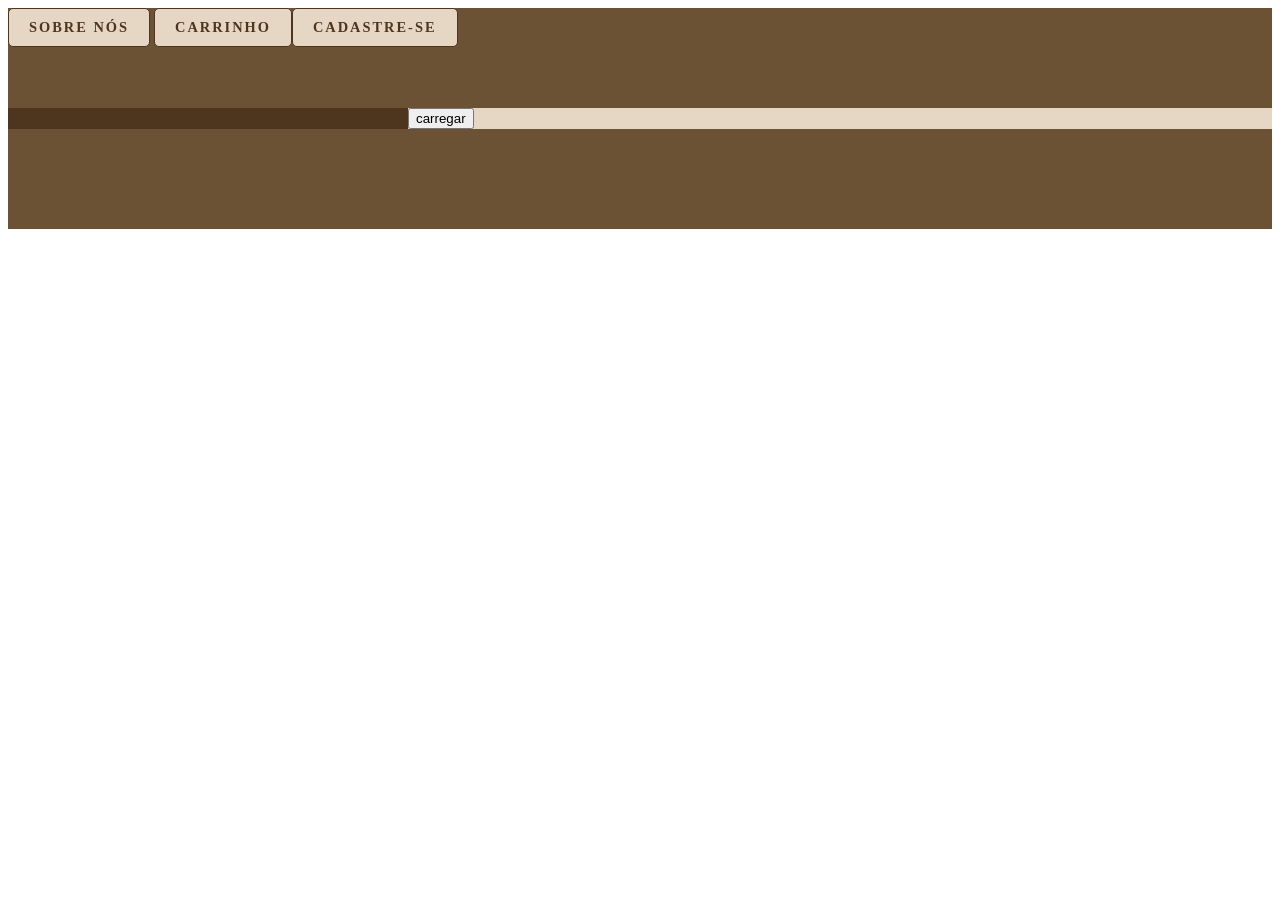
<file: index.html>
<!DOCTYPE html>
<html lang="pt-br">
<head>
    
    <meta charset="UTF-8">
    <meta http-equiv="X-UA-Compatible" content="IE=edge">
    <meta name="viewport" content="width=device-width, initial-scale=1.0">
    <script src="script.js"></script>
    <link rel="stylesheet" href="style.css">
    <title>Loja.com</title>
</head>
<body>
    <header><a href="sobre.html" class="botao">sobre nós</a> <a href="carrinho.html" class="botao">Carrinho</a><a href="cadastro.html" class="botao">Cadastre-se</a></header>
    <aside></p></aside>
    <main>
        <div class="letra"></div>
        <div class="pai" id="container-produtos">
        
        </div>
        <button type="button" onclick="carregar()">carregar</button>
    </main>
    <footer></footer>
</body>
</html>




<!-- a href= colocar o botão de ref -->
<!-- display log no css pro botão ser clicado em qualquer lugar -->
<!-- border radius = deixar a borda arredondada -->
</file>
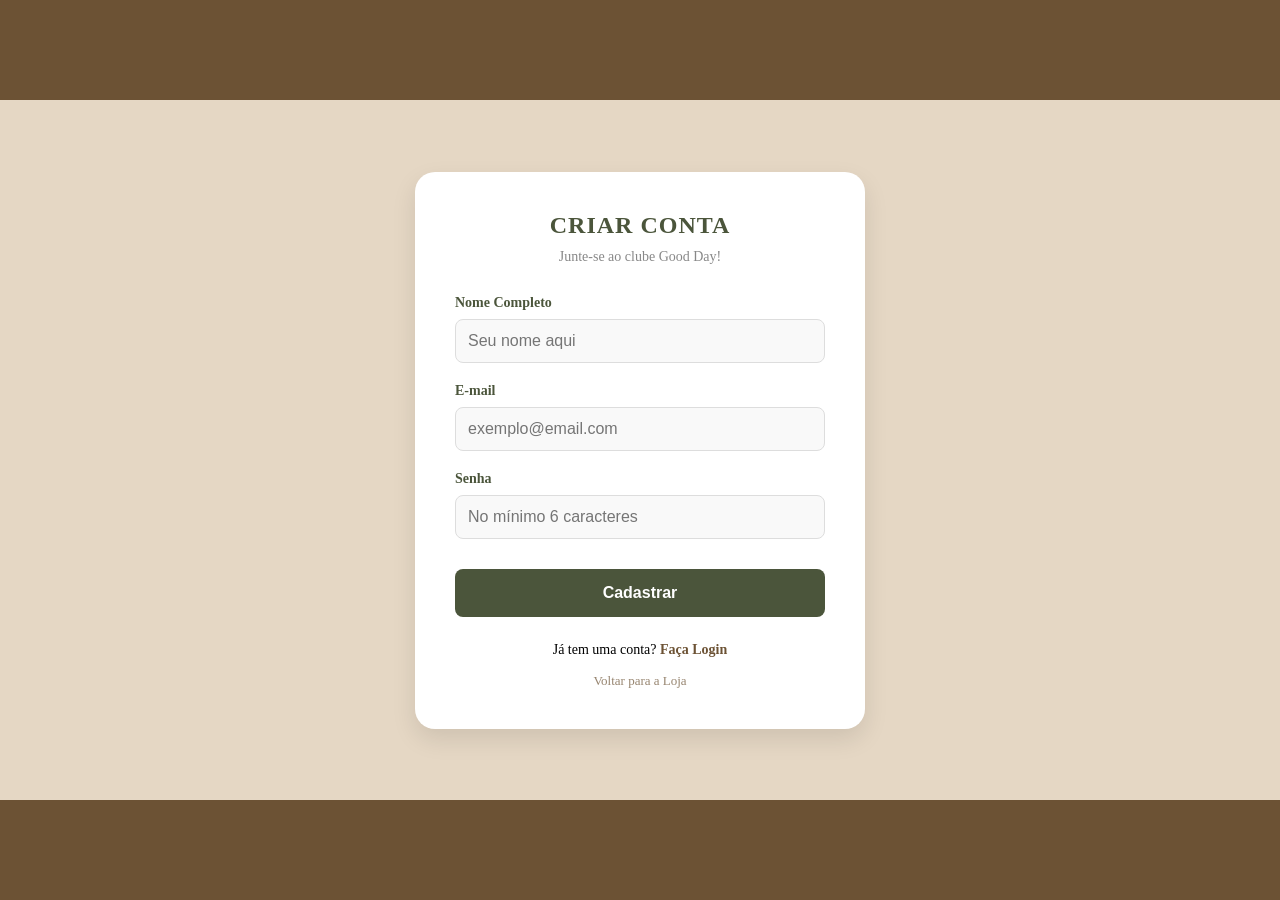
<file: cadastro.html>
<!DOCTYPE html>
<html lang="pt-br">
<head>
    <meta charset="UTF-8">
    <meta name="viewport" content="width=device-width, initial-scale=1.0">
    <link rel="stylesheet" href="cadastro.css">
    <title>Cadastro - Good Day</title>
</head>
<body>
    <header></header>

    <main>
        <div class="cadastro1">
            <div class="cadastro2">
                <h2>Criar Conta</h2>
                <p class="subtitulo">Junte-se ao clube Good Day!</p>

                <form>
                    <div class="campo">
                        <label for="nome">Nome Completo</label>
                        <input type="text" id="nome" placeholder="Seu nome aqui">
                    </div>

                    <div class="campo">
                        <label for="email">E-mail</label>
                        <input type="email" id="email" placeholder="exemplo@email.com">
                    </div>

                    <div class="campo">
                        <label for="senha">Senha</label>
                        <input type="password" id="senha" placeholder="No mínimo 6 caracteres">
                    </div>

                    <button type="button" class="btn-cadastrar">Cadastrar</button>
                </form>

                <div class="rodape">
                    <p>Já tem uma conta? <a href="">Faça Login</a></p>
                    <a href="index.html" class="link-voltar">Voltar para a Loja</a>
                </div>
            </div>
        </div>
    </main>

    <footer></footer>
</body>
</html>
</file>
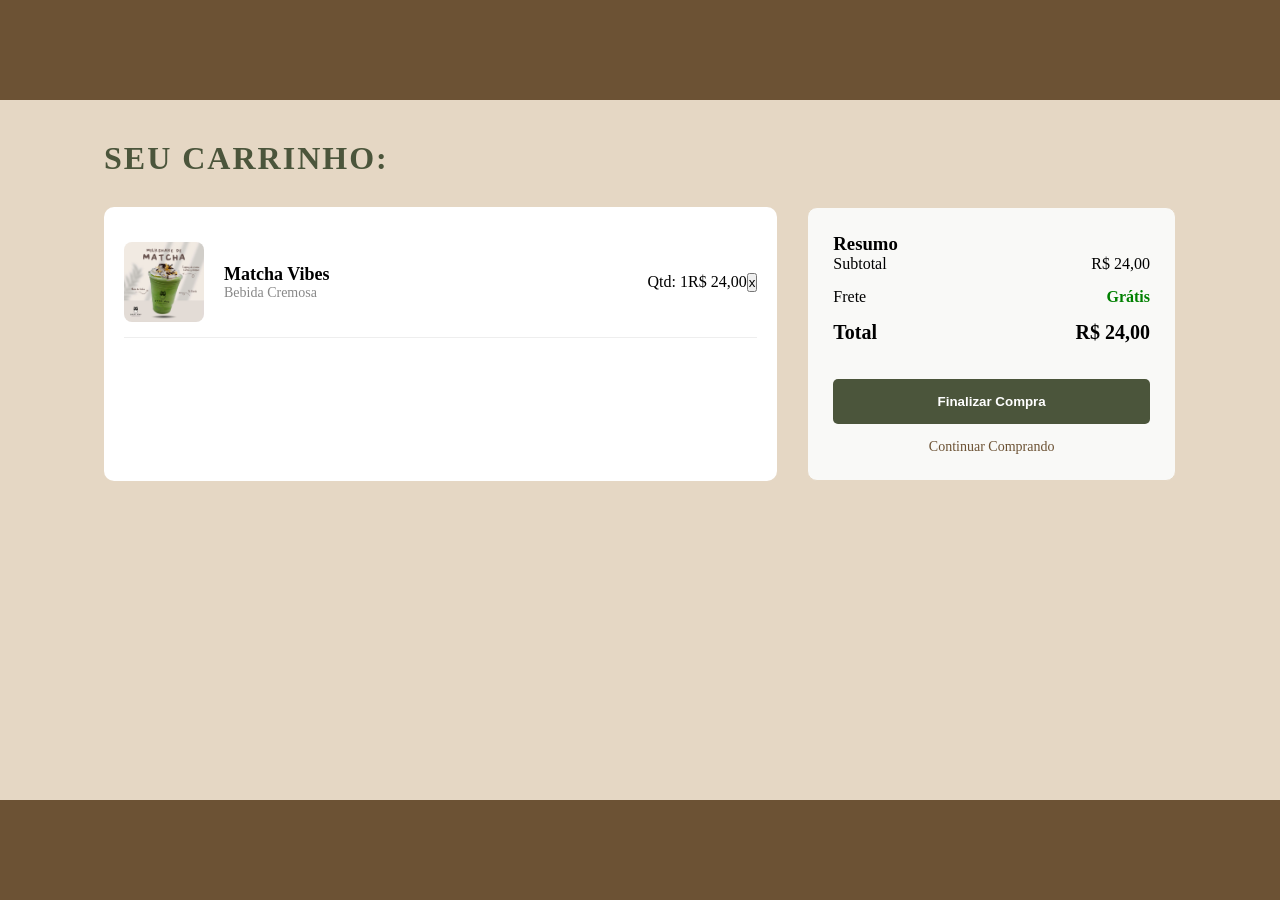
<file: carrinho.html>
<!DOCTYPE html>
<html lang="pt-br">
<head>
    <meta charset="UTF-8">
    <meta http-equiv="X-UA-Compatible" content="IE=edge">
    <meta name="viewport" content="width=device-width, initial-scale=1.0">
    <link rel="stylesheet" href="carrinho.css">
    <title>carrinho.com</title>
</head>
<body>
    <header></header>

    <main>
        <div class="dentro-carrinho">
            <h1 class="titulo-carrinho">Seu Carrinho:</h1>

            <div class="carrinho-corpo">
                <section class="lista-produtos">
                    <div class="card-item">
                        <img src="imgs/matcha.jpg" alt="Produto">
                        <div class="info-item">
                            <h3>Matcha Vibes</h3>
                            <p class="categoria">Bebida Cremosa</p>
                        </div>
                        <div class="qtd-item">
                            <p>Qtd: 1</p>
                        </div>
                        <p class="preco-item">R$ 24,00</p>
                        <button class="remover">x</button>
                    </div>
                </section>

                <section class="resumo-pedido">
                    <h3>Resumo</h3>
                    <div class="linha-resumo">
                        <p>Subtotal</p>
                        <p>R$ 24,00</p>
                    </div>
                    <div class="linha-resumo">
                        <p>Frete</p>
                        <p class="gratis">Grátis</p>
                    </div>
                    <div class="linha-resumo total">
                        <p>Total</p>
                        <p>R$ 24,00</p>
                    </div>
                    <button class="finalizar">Finalizar Compra</button>
                    <a href="index.html" class="link-voltar">Continuar Comprando</a>
                </section>
            </div>
        </div>
    </main>

    <aside></aside>
    <footer></footer>
</body>
</html>
</file>
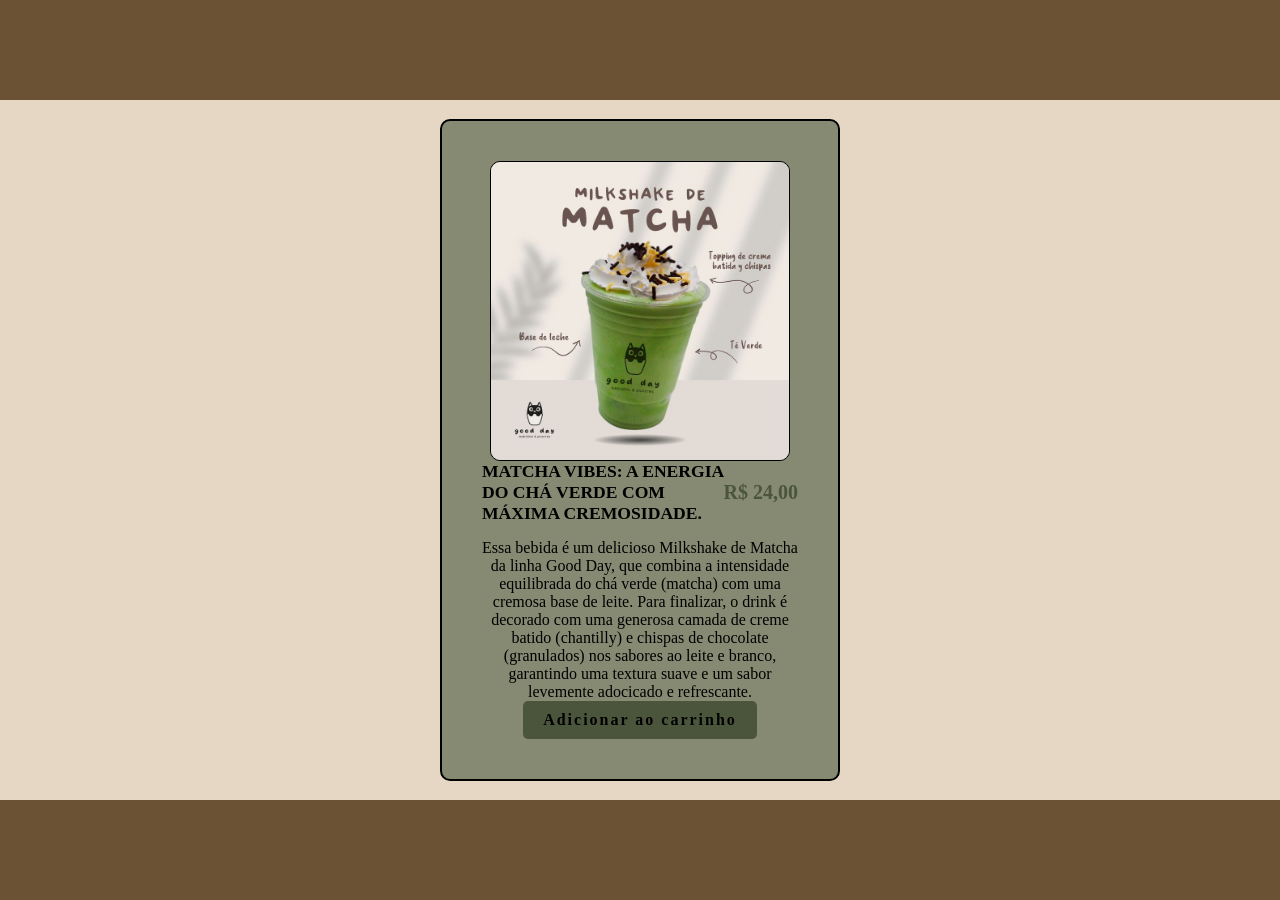
<file: produto.html>
<!DOCTYPE html>
<html lang="pt-br">
<head>
    <meta charset="UTF-8">
    <meta http-equiv="X-UA-Compatible" content="IE=edge">
    <meta name="viewport" content="width=device-width, initial-scale=1.0">
    <link rel="stylesheet" href="produto.css">
    <title>Produto.com</title>
</head>
<body>
    <header></header>
<main>
    <div class="pai">
        <div class="card">
        <img src="imgs/matcha.jpg" class="gato_produto" alt="">
    
        <div class="cabecalho-produto">
        <p class="descricao1">Matcha Vibes: A energia do chá verde com máxima cremosidade.</p>
        <p class="preco">R$ 24,00</p>
        </div>
        <p class="feito">Essa bebida é um delicioso Milkshake de Matcha da linha Good Day, que combina a intensidade equilibrada do chá verde (matcha) com uma cremosa base de leite. Para finalizar, o drink é decorado com uma generosa camada de creme batido (chantilly) e chispas de chocolate (granulados) nos sabores ao leite e branco, garantindo uma textura suave e um sabor levemente adocicado e refrescante.</p>
        <a href="carrinho.html" class="botao">Adicionar ao carrinho</a>
        </div>
    </div>
</main>
<aside></aside>
<footer></footer>
</body>
</html>
</file>
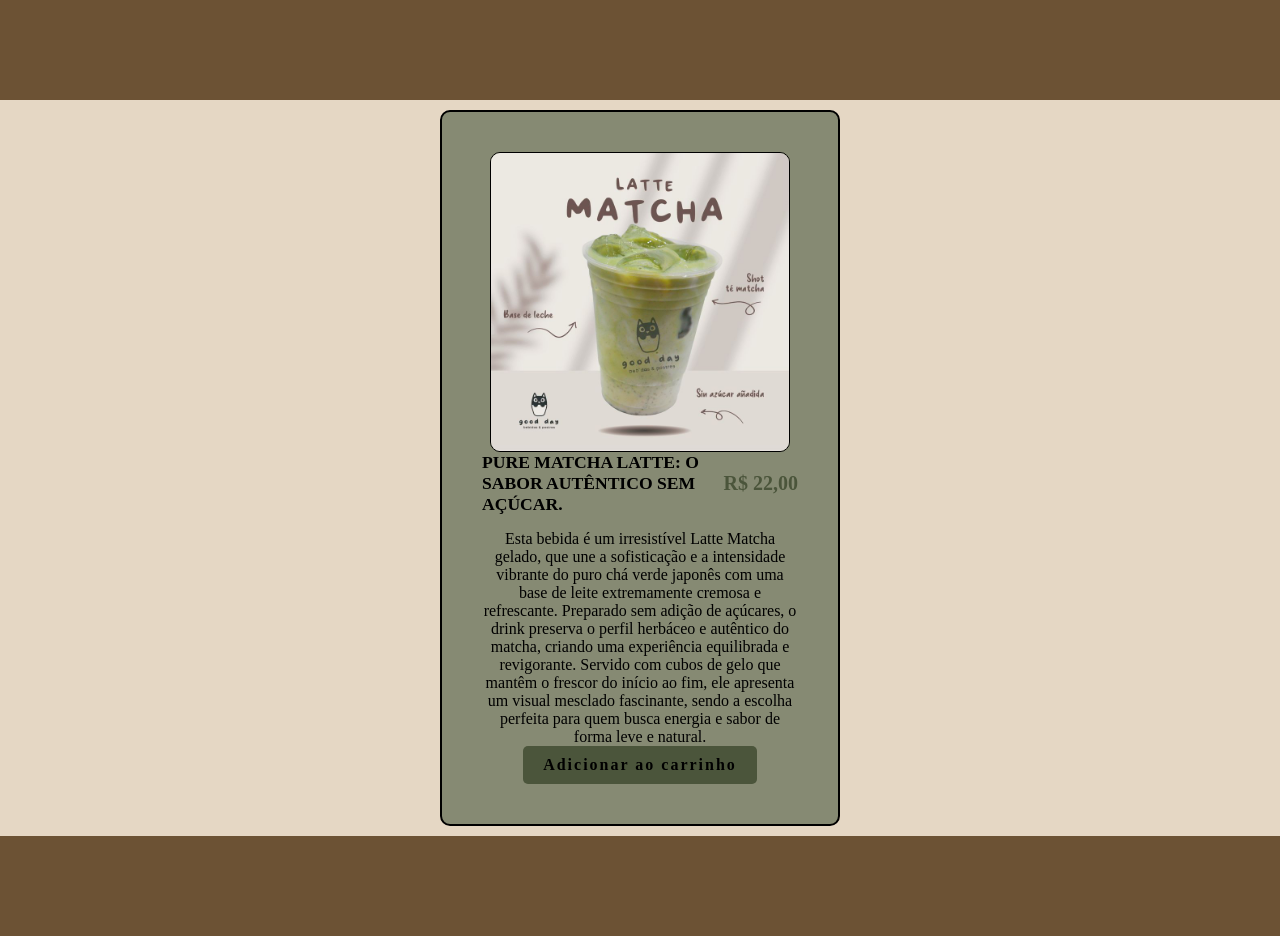
<file: produto1.html>
<!DOCTYPE html>
<html lang="pt-br">
<head>
    <meta charset="UTF-8">
    <meta http-equiv="X-UA-Compatible" content="IE=edge">
    <meta name="viewport" content="width=device-width, initial-scale=1.0">
    <link rel="stylesheet" href="produto.css">
    <title>Produto.com</title>
</head>
<body>
    <header></header>
<main>
    <div class="pai">
        <div class="card">
        <img src="imgs/matcha2.jpg" class="gato_produto" alt="">
    
        <div class="cabecalho-produto">
        <p class="descricao1">Pure Matcha Latte: O sabor autêntico sem açúcar.</p>
        <p class="preco">R$ 22,00</p>
        </div>
        <p class="feito">Esta bebida é um irresistível Latte Matcha gelado, que une a sofisticação e a intensidade vibrante do puro chá verde japonês com uma base de leite extremamente cremosa e refrescante. Preparado sem adição de açúcares, o drink preserva o perfil herbáceo e autêntico do matcha, criando uma experiência equilibrada e revigorante. Servido com cubos de gelo que mantêm o frescor do início ao fim, ele apresenta um visual mesclado fascinante, sendo a escolha perfeita para quem busca energia e sabor de forma leve e natural.</p>
        <a href="carrinho.html" class="botao">Adicionar ao carrinho</a>
        </div>
    </div>
</main>
<aside></aside>
<footer></footer>
</body>
</html>
</file>
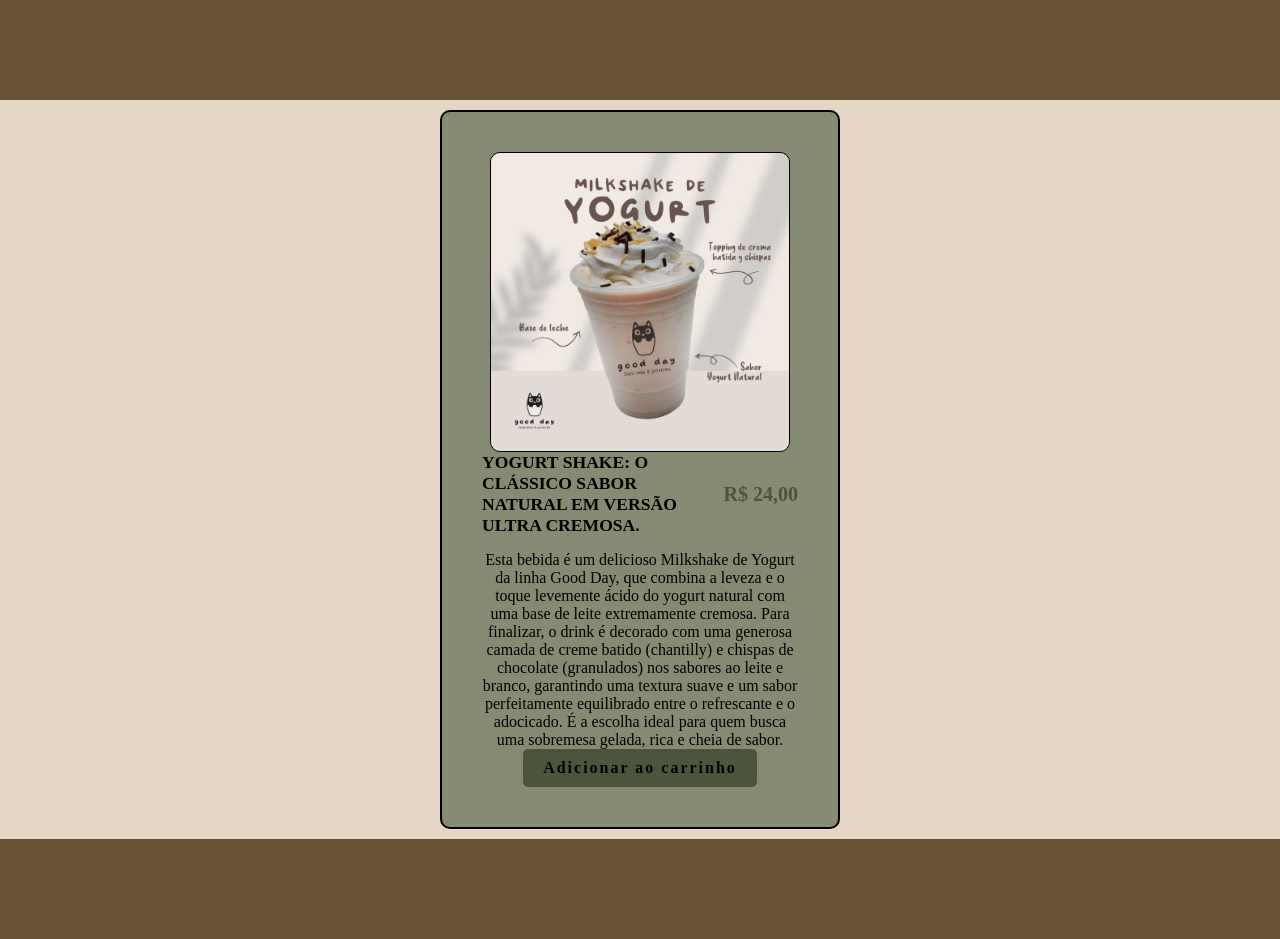
<file: produto2.html>
<!DOCTYPE html>
<html lang="pt-br">
<head>
    <meta charset="UTF-8">
    <meta http-equiv="X-UA-Compatible" content="IE=edge">
    <meta name="viewport" content="width=device-width, initial-scale=1.0">
    <link rel="stylesheet" href="produto.css">
    <title>Produto.com</title>
</head>
<body>
    <header></header>
<main>
    <div class="pai">
        <div class="card">
        <img src="imgs/yogurt.jpg" class="gato_produto" alt="">
    
        <div class="cabecalho-produto">
        <p class="descricao1">Yogurt Shake: O clássico sabor natural em versão ultra cremosa.</p>
        <p class="preco">R$ 24,00</p>
        </div>
        <p class="feito">Esta bebida é um delicioso Milkshake de Yogurt da linha Good Day, que combina a leveza e o toque levemente ácido do yogurt natural com uma base de leite extremamente cremosa. Para finalizar, o drink é decorado com uma generosa camada de creme batido (chantilly) e chispas de chocolate (granulados) nos sabores ao leite e branco, garantindo uma textura suave e um sabor perfeitamente equilibrado entre o refrescante e o adocicado. É a escolha ideal para quem busca uma sobremesa gelada, rica e cheia de sabor.</p>
        <a href="carrinho.html" class="botao">Adicionar ao carrinho</a>
        </div>
    </div>
</main>
<aside></aside>
<footer></footer>
</body>
</html>
</file>
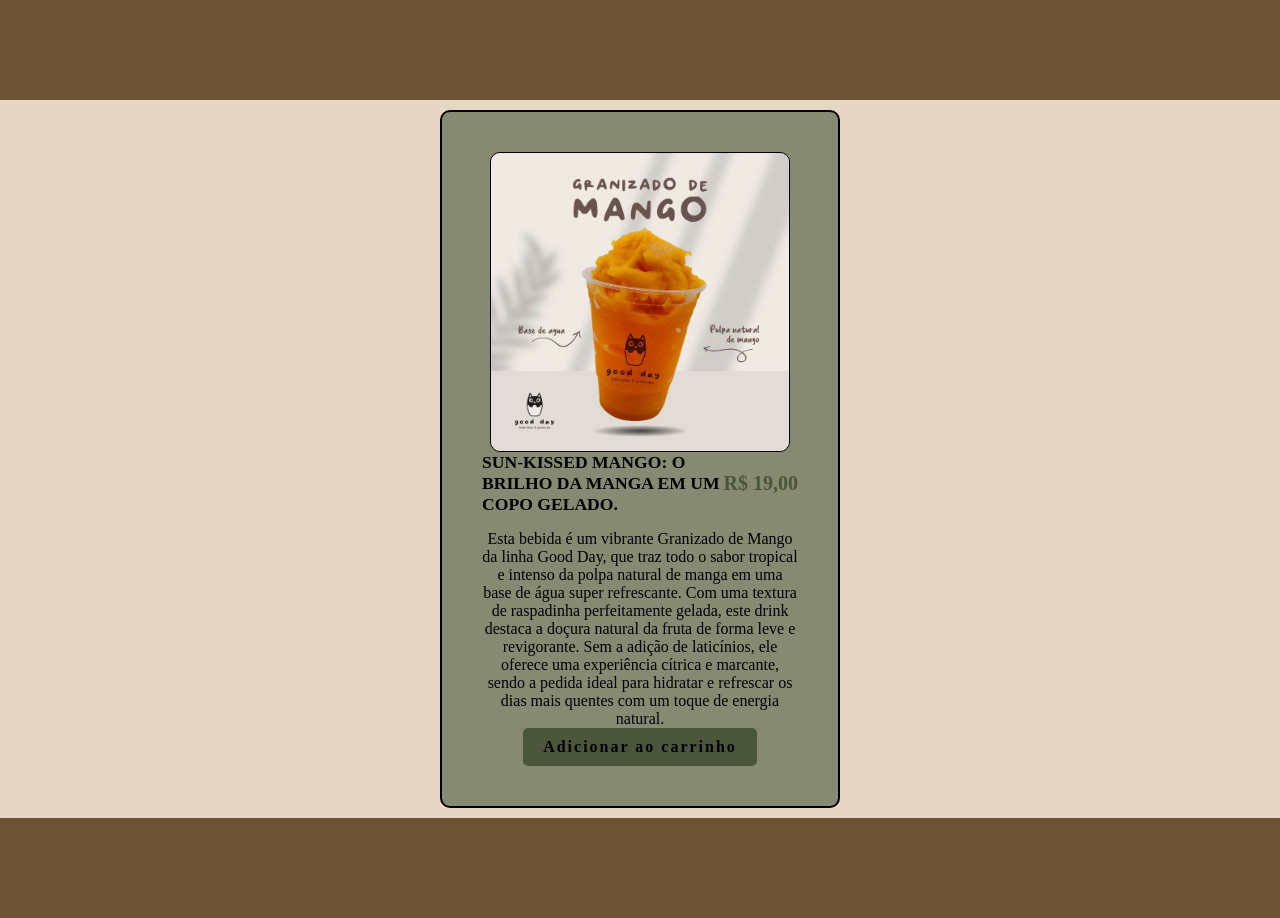
<file: produto3.html>
<!DOCTYPE html>
<html lang="pt-br">
<head>
    <meta charset="UTF-8">
    <meta http-equiv="X-UA-Compatible" content="IE=edge">
    <meta name="viewport" content="width=device-width, initial-scale=1.0">
    <link rel="stylesheet" href="produto.css">
    <title>Produto.com</title>
</head>
<body>
    <header></header>
<main>
    <div class="pai">
        <div class="card">
        <img src="imgs/mango.jpg" class="gato_produto" alt="">
    
        <div class="cabecalho-produto">
        <p class="descricao1">Sun-Kissed Mango: O brilho da manga em um copo gelado.</p>
        <p class="preco">R$ 19,00</p>
        </div>
        <p class="feito">Esta bebida é um vibrante Granizado de Mango da linha Good Day, que traz todo o sabor tropical e intenso da polpa natural de manga em uma base de água super refrescante. Com uma textura de raspadinha perfeitamente gelada, este drink destaca a doçura natural da fruta de forma leve e revigorante. Sem a adição de laticínios, ele oferece uma experiência cítrica e marcante, sendo a pedida ideal para hidratar e refrescar os dias mais quentes com um toque de energia natural.</p>
        <a href="carrinho.html" class="botao">Adicionar ao carrinho</a>
        </div>
    </div>
</main>
<aside></aside>
<footer></footer>
</body>
</html>
</file>
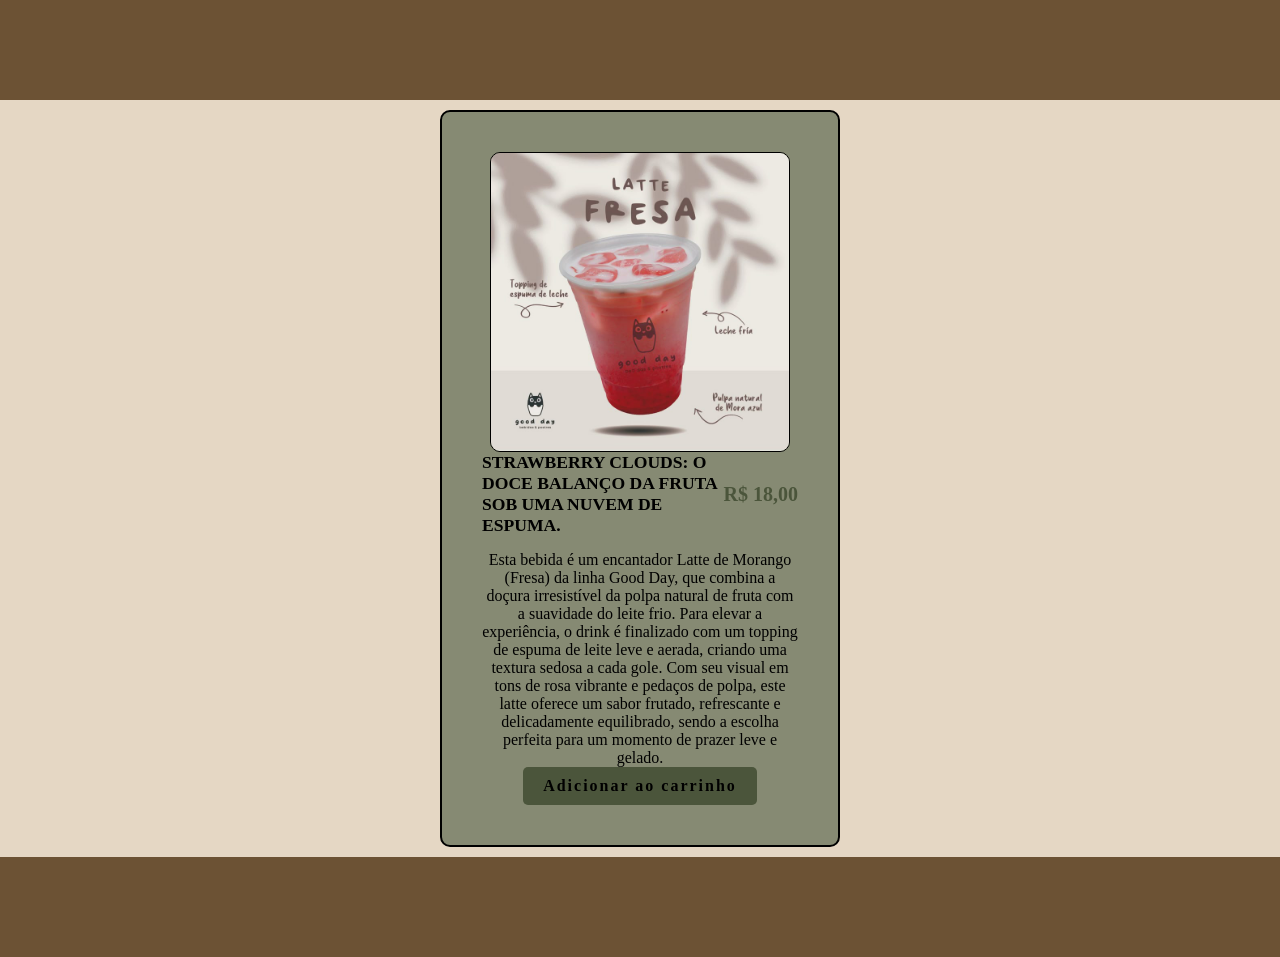
<file: produto4.html>
<!DOCTYPE html>
<html lang="pt-br">
<head>
    <meta charset="UTF-8">
    <meta http-equiv="X-UA-Compatible" content="IE=edge">
    <meta name="viewport" content="width=device-width, initial-scale=1.0">
    <link rel="stylesheet" href="produto.css">
    <title>Produto.com</title>
</head>
<body>
    <header></header>
<main>
    <div class="pai">
        <div class="card">
        <img src="imgs/fresa.jpg" class="gato_produto" alt="">
    
        <div class="cabecalho-produto">
        <p class="descricao1">Strawberry Clouds: O doce balanço da fruta sob uma nuvem de espuma.</p>
        <p class="preco">R$ 18,00</p>
        </div>
        <p class="feito">Esta bebida é um encantador Latte de Morango (Fresa) da linha Good Day, que combina a doçura irresistível da polpa natural de fruta com a suavidade do leite frio. Para elevar a experiência, o drink é finalizado com um topping de espuma de leite leve e aerada, criando uma textura sedosa a cada gole. Com seu visual em tons de rosa vibrante e pedaços de polpa, este latte oferece um sabor frutado, refrescante e delicadamente equilibrado, sendo a escolha perfeita para um momento de prazer leve e gelado.</p>
        <a href="carrinho.html" class="botao">Adicionar ao carrinho</a>
        </div>
    </div>
</main>
<aside></aside>
<footer></footer>
</body>
</html>
</file>
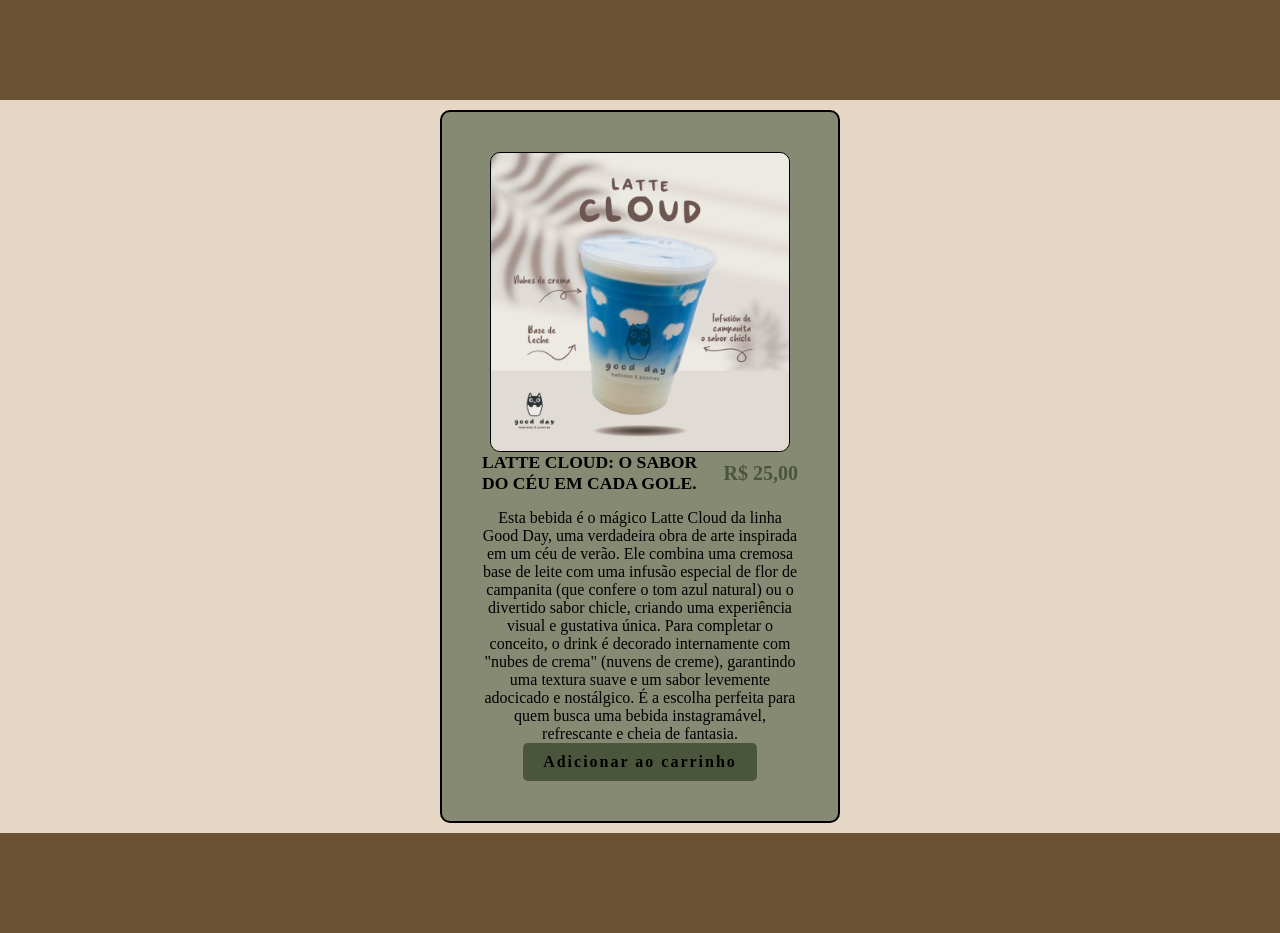
<file: produto5.html>
<!DOCTYPE html>
<html lang="pt-br">
<head>
    <meta charset="UTF-8">
    <meta http-equiv="X-UA-Compatible" content="IE=edge">
    <meta name="viewport" content="width=device-width, initial-scale=1.0">
    <link rel="stylesheet" href="produto.css">
    <title>Produto.com</title>
</head>
<body>
    <header></header>
<main>
    <div class="pai">
        <div class="card">
        <img src="imgs/cloud.jpg" class="gato_produto" alt="">
    
        <div class="cabecalho-produto">
        <p class="descricao1">Latte Cloud: O sabor do céu em cada gole.</p>
        <p class="preco">R$ 25,00</p>
        </div>
        <p class="feito">Esta bebida é o mágico Latte Cloud da linha Good Day, uma verdadeira obra de arte inspirada em um céu de verão. Ele combina uma cremosa base de leite com uma infusão especial de flor de campanita (que confere o tom azul natural) ou o divertido sabor chicle, criando uma experiência visual e gustativa única. Para completar o conceito, o drink é decorado internamente com "nubes de crema" (nuvens de creme), garantindo uma textura suave e um sabor levemente adocicado e nostálgico. É a escolha perfeita para quem busca uma bebida instagramável, refrescante e cheia de fantasia.</p>
        <a href="carrinho.html" class="botao">Adicionar ao carrinho</a>
        </div>
    </div>
</main>
<aside></aside>
<footer></footer>
</body>
</html>
</file>
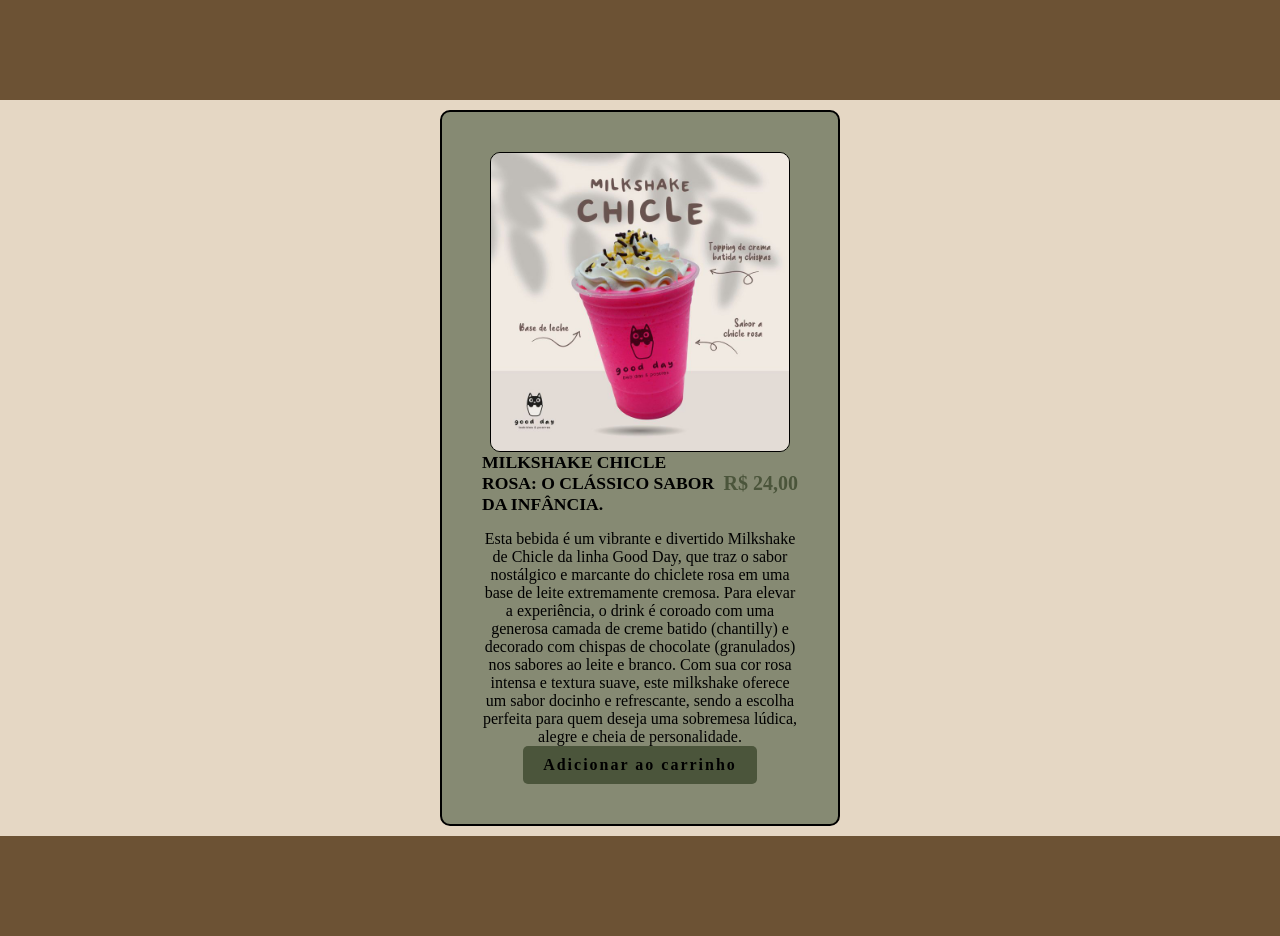
<file: produto6.html>
<!DOCTYPE html>
<html lang="pt-br">
<head>
    <meta charset="UTF-8">
    <meta http-equiv="X-UA-Compatible" content="IE=edge">
    <meta name="viewport" content="width=device-width, initial-scale=1.0">
    <link rel="stylesheet" href="produto.css">
    <title>Produto.com</title>
</head>
<body>
    <header></header>
<main>
    <div class="pai">
        <div class="card">
        <img src="imgs/chiclete.jpg" class="gato_produto" alt="">
    
        <div class="cabecalho-produto">
        <p class="descricao1">Milkshake Chicle Rosa: O clássico sabor da infância.</p>
        <p class="preco">R$ 24,00</p>
        </div>
        <p class="feito">Esta bebida é um vibrante e divertido Milkshake de Chicle da linha Good Day, que traz o sabor nostálgico e marcante do chiclete rosa em uma base de leite extremamente cremosa. Para elevar a experiência, o drink é coroado com uma generosa camada de creme batido (chantilly) e decorado com chispas de chocolate (granulados) nos sabores ao leite e branco. Com sua cor rosa intensa e textura suave, este milkshake oferece um sabor docinho e refrescante, sendo a escolha perfeita para quem deseja uma sobremesa lúdica, alegre e cheia de personalidade.</p>
        <a href="carrinho.html" class="botao">Adicionar ao carrinho</a>
        </div>
    </div>
</main>
<aside></aside>
<footer></footer>   
</body>
</html>
</file>
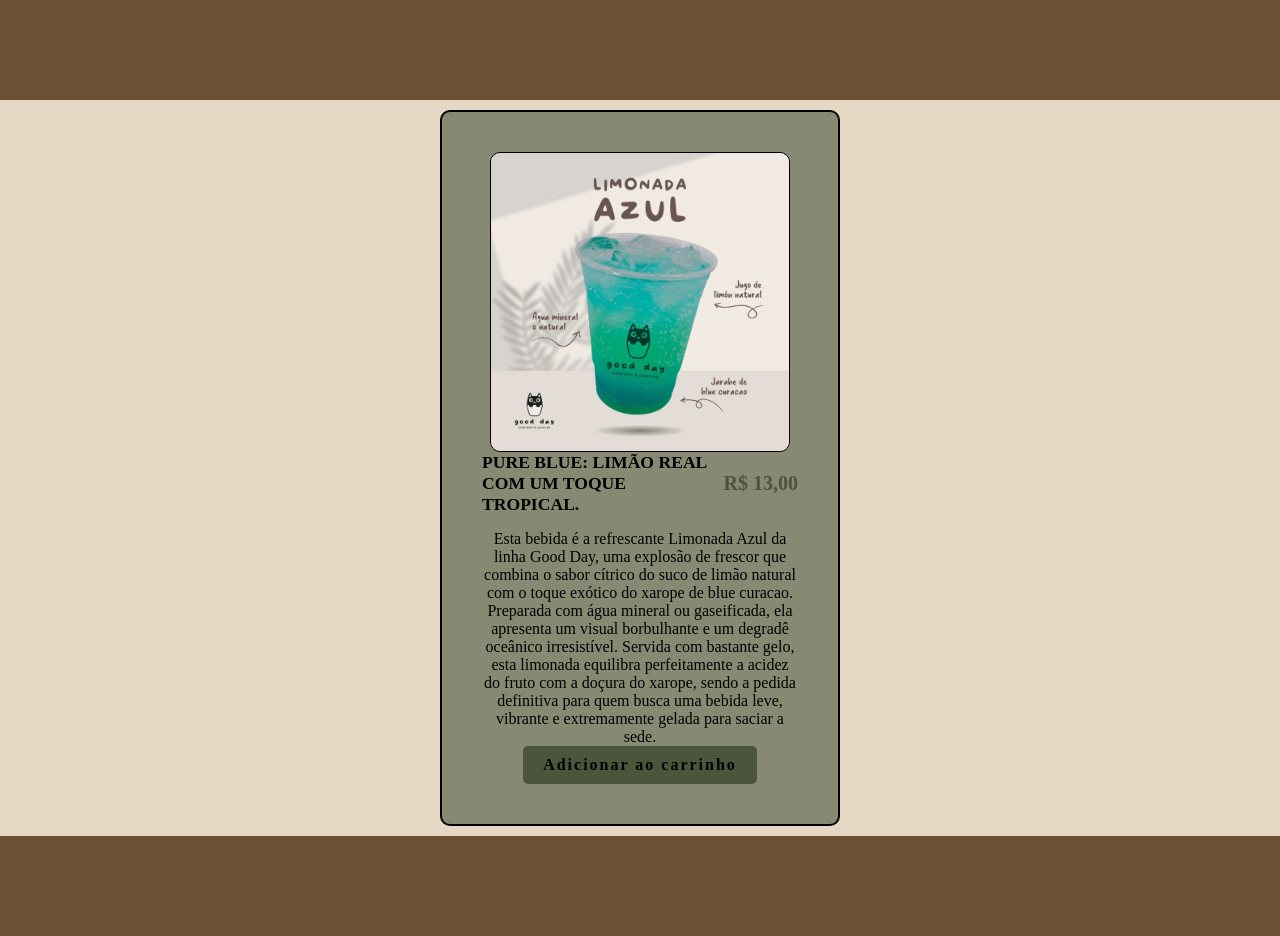
<file: produto7.html>
<!DOCTYPE html>
<html lang="pt-br">
<head>
    <meta charset="UTF-8">
    <meta http-equiv="X-UA-Compatible" content="IE=edge">
    <meta name="viewport" content="width=device-width, initial-scale=1.0">
    <link rel="stylesheet" href="produto.css">
    <title>Produto.com</title>
</head>
<body>
    <header></header>
<main>
    <div class="pai">
        <div class="card">
        <img src="imgs/limonada.jpg" class="gato_produto" alt="">
    
        <div class="cabecalho-produto">
        <p class="descricao1">Pure Blue: Limão real com um toque tropical.</p>
        <p class="preco">R$ 13,00</p>
        </div>
        <p class="feito">Esta bebida é a refrescante Limonada Azul da linha Good Day, uma explosão de frescor que combina o sabor cítrico do suco de limão natural com o toque exótico do xarope de blue curacao. Preparada com água mineral ou gaseificada, ela apresenta um visual borbulhante e um degradê oceânico irresistível. Servida com bastante gelo, esta limonada equilibra perfeitamente a acidez do fruto com a doçura do xarope, sendo a pedida definitiva para quem busca uma bebida leve, vibrante e extremamente gelada para saciar a sede.</p>
        <a href="carrinho.html" class="botao">Adicionar ao carrinho</a>
        </div>
    </div>
</main>
<aside></aside>
<footer></footer>   
</body>
</html>
</file>
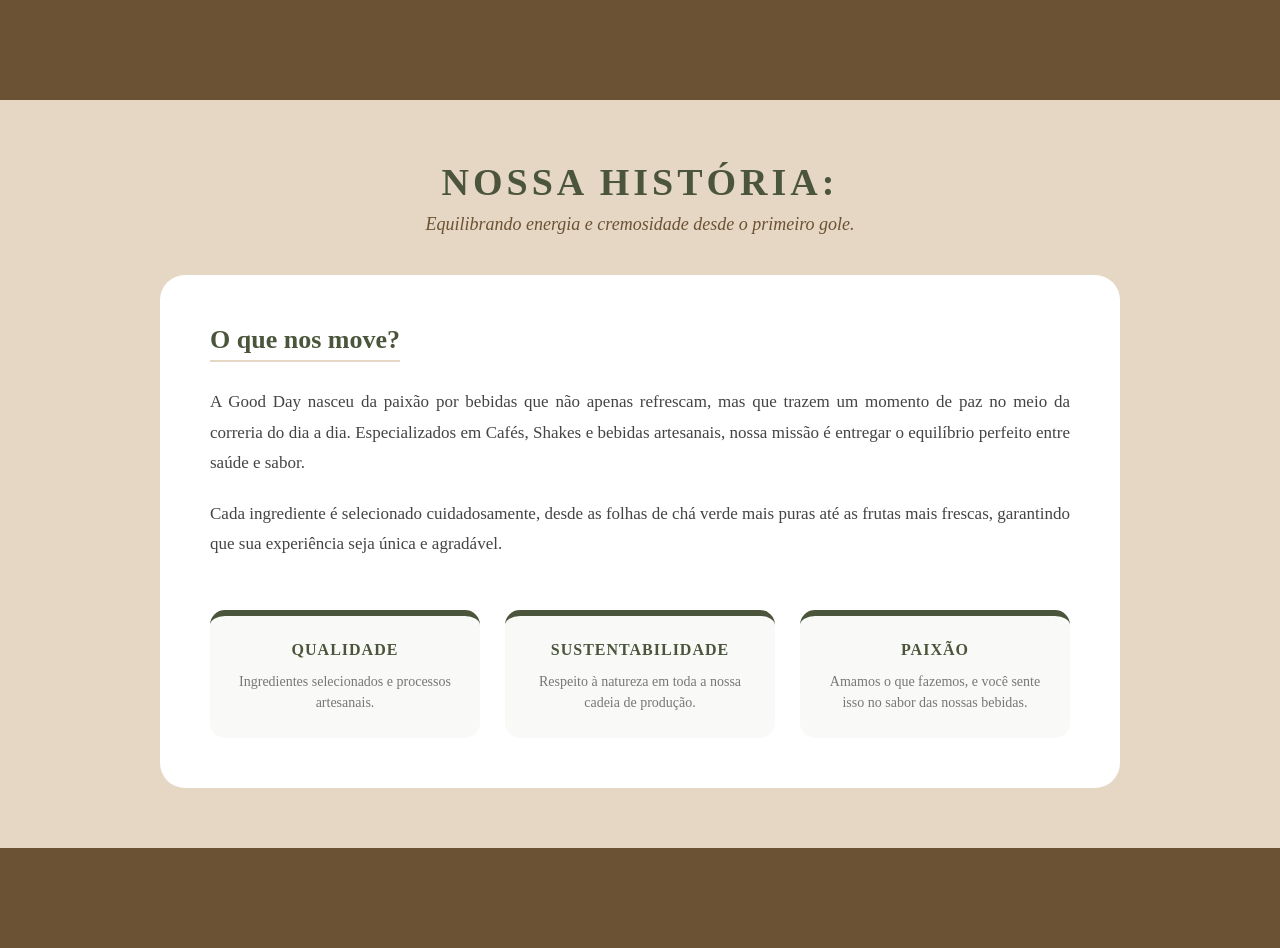
<file: sobre.html>
<!DOCTYPE html>
<html lang="pt-br">
<head>
    <meta charset="UTF-8">
    <meta name="viewport" content="width=device-width, initial-scale=1.0">
    <link rel="stylesheet" href="sobre.css">
    <title>Sobre Nós - Good Day</title>
</head>
<body>
    <header></header>

    <main>
        <div class="container-sobre">
            <div class="banner-sobre">
                <h1>Nossa História:</h1>
                <p>Equilibrando energia e cremosidade desde o primeiro gole.</p>
            </div>

            <div class="conteudo-sobre">
                <div class="texto-sobre">
                    <h2>O que nos move?</h2>
                    <p>A Good Day nasceu da paixão por bebidas que não apenas refrescam, mas que trazem um momento de paz no meio da correria do dia a dia. Especializados em Cafés, Shakes e bebidas artesanais, nossa missão é entregar o equilíbrio perfeito entre saúde e sabor.</p>
                    
                    <p>Cada ingrediente é selecionado cuidadosamente, desde as folhas de chá verde mais puras até as frutas mais frescas, garantindo que sua experiência seja única e agradável.</p>
                </div>

                <div class="valores-grid">
                    <div class="valor">
                        <h3>Qualidade</h3>
                        <p>Ingredientes selecionados e processos artesanais.</p>
                    </div>
                    <div class="valor">
                        <h3>Sustentabilidade</h3>
                        <p>Respeito à natureza em toda a nossa cadeia de produção.</p>
                    </div>
                    <div class="valor">
                        <h3>Paixão</h3>
                        <p>Amamos o que fazemos, e você sente isso no sabor das nossas bebidas.</p>
                    </div>
                </div>
            </div>
        </div>
    </main>

    <footer></footer>
</body>
</html>
</file>
<file: style.css>
body{
    display: grid;
    grid-template-areas:
        "cabeca cabeca"
        "branco corpo"
        "peh peh";
    grid-template-rows: 100px auto 100px;
    grid-template-columns: 400px auto;         
}

header{
    background-color: #6C5234;
    grid-area: cabeca;
}
header .botao {
    background-color: #E5D7C4;
    color: #4E351E;           
    border: 1px solid #4E351E;
    transition: all 0.3s ease;
    font-size: 14.4px;
    text-transform: uppercase;
}
header .botao:hover {
    background-color: #4E351E;
    color: #E5D7C4;
    transform: translateY(-2px);
}
aside{
    background-color: #4E351E;
    grid-area: branco;
}
main{
    background-color: #E5D7C4;
    grid-area: corpo;
}
footer{
    background-color: #6C5234;
    grid-area: peh;
}
@media only screen and (max-width: 850px){
    body{
        display: grid;
        grid-template-areas: 
        "cabeca"
        "branco"
        "corpo"
        "peh";
        grid-template-rows: 100px 50px auto 100px;
        grid-template-columns: auto;
    }
}
.letra{
    color: #4E351E;
}
@media only screen and (max-width:450px){
    body{
        display: grid;
        grid-template-areas:
        "cabeca"
        "corpo"
        "peh";
        grid-template-rows: 100px auto 100px;
        grid-column: auto;
    }
    aside{
        display: none;
    }
}
.pai{
    display: flex;
    flex-wrap: wrap;
    justify-content: center;
}
.card {
    display: flex;
    flex-direction: column;
    justify-content: space-between;
    padding: 20px;           
    border: black 2px solid;
    background-color: #868a73;
    width: 250px;            
    height: auto;            
    min-height: 450px;       /* Garante um tamanho mínimo bonito */
    border-radius: 10px;
    text-align: center;
    margin: 10px;
 }
 
 /* Estilo para a descrição não ficar gigante */
 .txt-descricao {
     font-size: 14px;
     margin: 10px 0;
 }
 
 /* Destaque para o preço */
 .preco-tag {
     font-weight: bold;
     font-size: 18px;
     color: #2e3524;
 }
 
 .gato_produto {
     width: 100%;
     height: 150px;
     object-fit: cover;
     border-radius: 8px;
}
.botao {
    display: inline-block;
    padding: 10px 20px;
    background-color: #4b553b; 
    border-radius: 5px;
    text-align: center;
    letter-spacing: 2px;
    text-decoration: none;
    color: black;
    font-weight: bold;
    cursor: pointer;
}
  .botao:hover {
    background-color: #354024;
    transform: translateY(-2px);
  }
.linkp{
    text-decoration: none;
    color: inherit;
    display: contents;
}
</file>
<file: cadastro.css>
/* RESET PADRÃO */
* {
    margin: 0;
    padding: 0;
    box-sizing: border-box;
}
body {
    display: grid;
    grid-template-areas:
        "cabeca"
        "corpo"
        "peh";
    grid-template-columns: 1fr; 
    grid-template-rows: 100px auto 100px; 
    min-height: 100vh;
}
header { 
    background-color: #6C5234; grid-area: cabeca;
 }
footer {
     background-color: #6C5234; grid-area: peh; 
}
main {
    background-color: #E5D7C4; 
    grid-area: corpo;
    display: flex;
    justify-content: center;
    align-items: center;
    padding: 20px;
}
.cadastro1 {
    width: 100%;
    max-width: 450px;
}
.cadastro2 {
    background: #ffffff;
    padding: 40px;
    border-radius: 20px;
    box-shadow: 0 10px 25px rgba(0,0,0,0.1);
    text-align: center;
}

.cadastro2 h2 {
    color: #4b553b;
    margin-bottom: 10px;
    text-transform: uppercase;
    letter-spacing: 1px;
}

.subtitulo {
    color: #888;
    margin-bottom: 30px;
    font-size: 14px;
}
.campo {
    text-align: left;
    margin-bottom: 20px;
}

.campo label {
    display: block;
    margin-bottom: 8px;
    color: #4b553b;
    font-weight: bold;
    font-size: 14px;
}

.campo input {
    width: 100%;
    padding: 12px;
    border: 1px solid #ddd;
    border-radius: 8px;
    background-color: #f9f9f9;
    font-size: 16px;
}
.btn-cadastrar {
    width: 100%;
    padding: 15px;
    background-color: #4b553b;
    color: white;
    border: none;
    border-radius: 8px;
    font-weight: bold;
    font-size: 16px;
    cursor: pointer;
    margin-top: 10px;
}

.btn-cadastrar:hover {
    background-color: #354024;
}
.rodape {
    margin-top: 25px;
    font-size: 14px;
}

.rodape a {
    color: #6c5234;
    text-decoration: none;
    font-weight: bold;
}

.link-voltar {
    display: block;
    margin-top: 15px;
    font-weight: normal !important;
    font-size: 13px;
    opacity: 0.7;
}

.link-voltar:hover {
    text-decoration: underline;
}

/* RESPONSIVIDADE */
@media (max-width: 480px) {
    .card-cadastro {
        padding: 20px;
    }
}
</file>
<file: carrinho.css>
* {
    margin: 0;
    padding: 0;
    box-sizing: border-box;
}
body {
    display: grid;
    grid-template-areas:
        "cabeca"
        "corpo"
        "peh";
    grid-template-columns: 1fr; 
    grid-template-rows: 100px auto 100px; 
    min-height: 100vh;
}

header {
    background-color: #6C5234;
    grid-area: cabeca;
}
aside {
    display: none;
}
main {
    background-color: #E5D7C4;
    grid-area: corpo;
}
footer {
    background-color: #6C5234;
    grid-area: peh;
}
@media only screen and (max-width: 850px) {
    body {
        grid-template-areas:
        "cabeca"
        "corpo"
        "peh";
        grid-template-rows: 80px auto 80px; 
    }
}
@media only screen and (max-width: 450px) {
    body {
        grid-template-areas:
        "cabeca"
        "corpo"
        "peh";
        grid-template-rows: 50px auto 50px; 
    }
}
@media (max-width: 850px) {
    .carrinho-corpo {
        flex-direction: column;
    }
    .lista-produtos, .resumo-pedido {
        width: 100%;
    }
}
@media (max-width: 450px) {
    .carrinho-corpo {
        flex-direction: column;
    }
    .lista-produtos, .resumo-pedido {
        width: 100%;
    }
}
.dentro-carrinho {
    padding: 40px 5%;
    max-width: 1200px;
    margin: 0 auto;
}

.titulo-carrinho {
    margin-bottom: 30px;
    color: #4b553b;
    text-transform: uppercase;
    letter-spacing: 2px;
}

.carrinho-corpo {
    display: flex;
    gap: 30px;
}

.lista-produtos {
    flex: 2; 
    background: #fff;
    border-radius: 10px;
    padding: 20px;
}

.card-item {
    display: flex;
    align-items: center;
    justify-content: space-between;
    padding: 15px 0;
    border-bottom: 1px solid #eee; /*descobri a misera de uma tirinha chiq super maneirakakkaka*/
}

.card-item img {
    width: 80px;
    height: 80px;
    border-radius: 8px;
}
.info-item {
    flex: 1;
    margin-left: 20px;
}

.info-item h3 { margin: 0; font-size: 18px; }
.categoria { color: #888; font-size: 14px; }

.resumo-pedido {
    flex: 1; 
    background: #f9f9f7;
    padding: 25px;
    border-radius: 10px;
    border: 1px solid #e5d7c4;
}

.linha-resumo {
    display: flex;
    justify-content: space-between;
    margin-bottom: 15px;
}

.total {
    font-weight: bold;
    font-size: 20px;
    margin-top: 10px;
}

.gratis { color: green; font-weight: bold; }

.finalizar {
    width: 100%;
    padding: 15px;
    background-color: #4b553b;
    color: white;
    border: none;
    border-radius: 5px;
    font-weight: bold;
    cursor: pointer;
    margin-top: 20px;
}

.link-voltar {
    display: block;
    text-align: center;
    margin-top: 15px;
    color: #6c5234;
    text-decoration: none;
    font-size: 14px;
}
</file>
<file: produto.css>
* {
    margin: 0;
    padding: 0;
    box-sizing: border-box;
}
body {
    display: grid;
    grid-template-areas:
        "cabeca"
        "corpo"
        "peh";
    grid-template-columns: 1fr; 
    grid-template-rows: 100px auto 100px; 
    min-height: 100vh; /* Garante que o corpo ocupe a tela toda */
}

header {
    background-color: #6C5234;
    grid-area: cabeca;
}
aside {
    display: none;
}
main {
    background-color: #E5D7C4;
    grid-area: corpo;
}
footer {
    background-color: #6C5234;
    grid-area: peh;
}
@media only screen and (max-width: 850px) {
    body {
        grid-template-areas:
        "cabeca"
        "corpo"
        "peh";
        grid-template-rows: 80px auto 80px; 
    }
}
@media only screen and (max-width: 450px) {
    body {
        grid-template-areas:
        "cabeca"
        "corpo"
        "peh";
        grid-template-rows: 50px auto 50px; 
    }
}
.pai{
    display: flex;
    justify-content: center;
    align-items: center;
    height: 100%;
    width: 100%;
}
.gato_produto{
    width: 300px;
    height: 300px;
    border-radius: 10px;
    border: black 1px solid;
}

.card{
   display: flex;
   flex-direction: column;
   justify-content: space-between;
   padding: 40px;
   border: black 2px solid;
   background-color: #868a73;
   width: 400px;
   height: auto;
   border-radius: 10px;
   text-align: center;
   align-items: center;
   margin: 10px;
}
.botao {
    display: inline-block;
    padding: 10px 20px;
    background-color: #4b553b; 
    border-radius: 5px;
    text-align: center;
    letter-spacing: 2px;
    text-decoration: none;
    color: black;
    font-weight: bold;
    cursor: pointer;
  }
  .botao:hover {
    background-color: #354024 
  }
.linkp{
    text-decoration: none;
    color: inherit;
    display: contents;
}

/*aqui vai ser a parte onde meche mais nas esteticas das cards*/

.cabecalho-produto {
    display: flex;
    justify-content: space-between; /* Empurra um para cada ponta */
    align-items: center;
    width: 100%;                   
    margin-bottom: 15px;           /* Espaço antes do texto de descrição */
}
.preco {
    font-size: 20px;
    font-weight: 700;
    color: #4b553b;
    margin: 0;         
    white-space: nowrap; /* Impede que o preço quebre linha se o título for longo */
}
.descricao1{
    text-transform: uppercase;
    font-weight: 550;
    font-size: 1.1rem; /* Diminuí um pouco para caber melhor na linha */ 
    text-align: left;  
    margin: 0;        
}
</file>
<file: sobre.css>
* {
    margin: 0;
    padding: 0;
    box-sizing: border-box;
}
body {
    display: grid;
    grid-template-areas:
        "cabeca"
        "corpo"
        "peh";
    grid-template-columns: 1fr; 
    grid-template-rows: 100px auto 100px; 
    min-height: 100vh;
}

header {
    background-color: #6C5234;
    grid-area: cabeca;
}

footer {
    background-color: #6C5234;
    grid-area: peh;
}

main {
    background-color: #E5D7C4; 
    grid-area: corpo;
    display: flex;
    justify-content: center; 
    align-items: flex-start; 
}
.container-sobre {
    width: 100%;
    max-width: 1000px;
    padding: 60px 20px;
}

.banner-sobre {
    text-align: center;
    margin-bottom: 40px;
}
.banner-sobre h1 {
    font-size: 38px;
    color: #4b553b; 
    text-transform: uppercase;
    letter-spacing: 4px;
    margin-bottom: 10px;
}
.banner-sobre p {
    color: #6c5234;
    font-style: italic;
    font-size: 18px;
}
.conteudo-sobre {
    background: #ffffff;
    padding: 50px;
    border-radius: 25px;
}

.texto-sobre h2 {
    color: #4b553b;
    margin-bottom: 25px;
    font-size: 26px;
    border-bottom: 2px solid #e5d7c4; /* Uma linhazinha chique embaixo do título */
    display: inline-block;
    padding-bottom: 5px;
}

.texto-sobre p {
    line-height: 1.8; /* Espaçamento entre linhas para não cansar a vista */
    color: #444;
    margin-bottom: 20px;
    font-size: 17px;
    text-align: justify; /* Deixa o texto alinhado dos dois lados */
}

.valores-grid {
    display: flex;
    gap: 25px;
    margin-top: 50px;
}

.valor {
    flex: 1;
    background-color: #f9f9f7;
    padding: 25px;
    border-radius: 15px;
    border-top: 6px solid #4b553b; /* Detalhe colorido no topo do card */
    text-align: center;
    transition: transform 0.3s ease; /* Efeito de movimento */
}

.valor:hover {
    transform: translateY(-10px); /* O card sobe um pouco quando passa o mouse */
}

.valor h3 {
    color: #4b553b;
    margin-bottom: 12px;
    font-size: 16px;
    text-transform: uppercase;
    letter-spacing: 1px;
}

.valor p {
    font-size: 14px;
    color: #777;
    line-height: 1.5;
}

@media (max-width: 850px) {
    .valores-grid {
        flex-direction: column;
    }
    
    .conteudo-sobre {
        padding: 30px 20px;
    }

    .banner-sobre h1 {
        font-size: 28px;
    }
}
</file>
